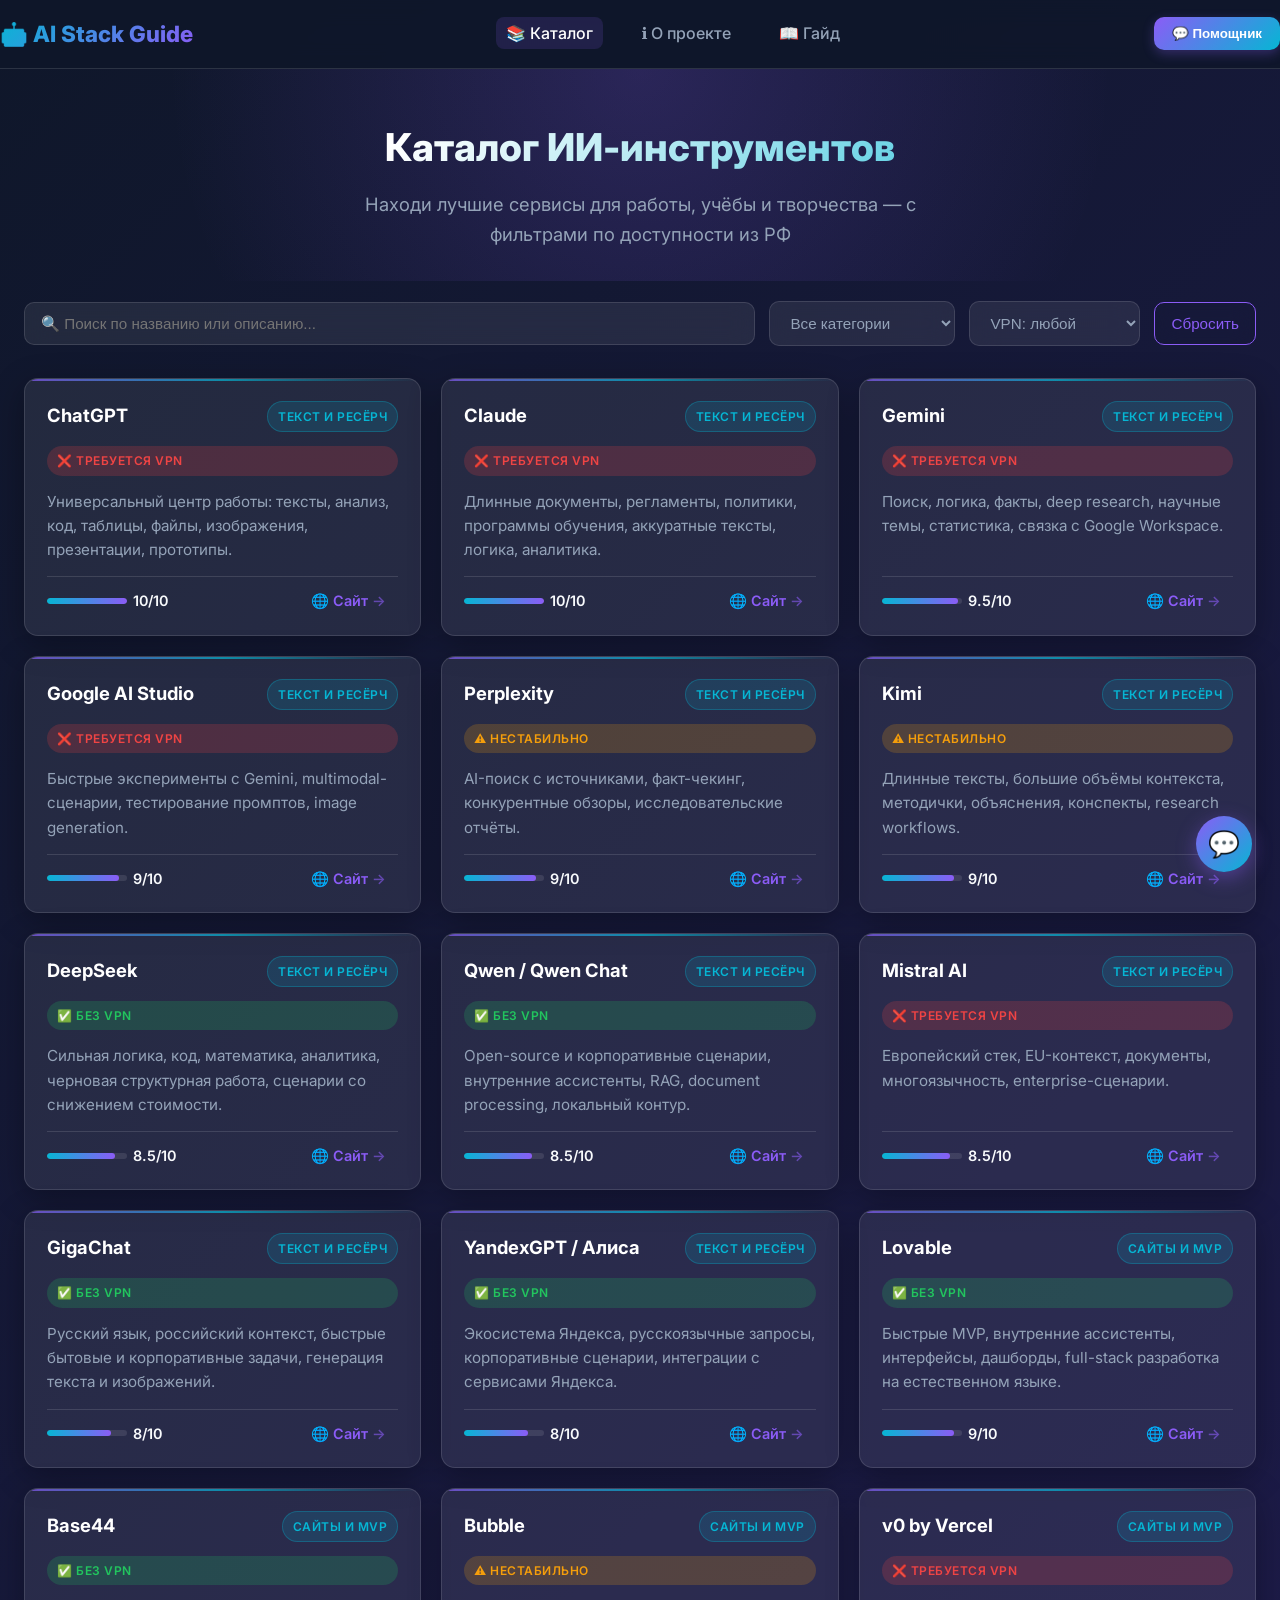
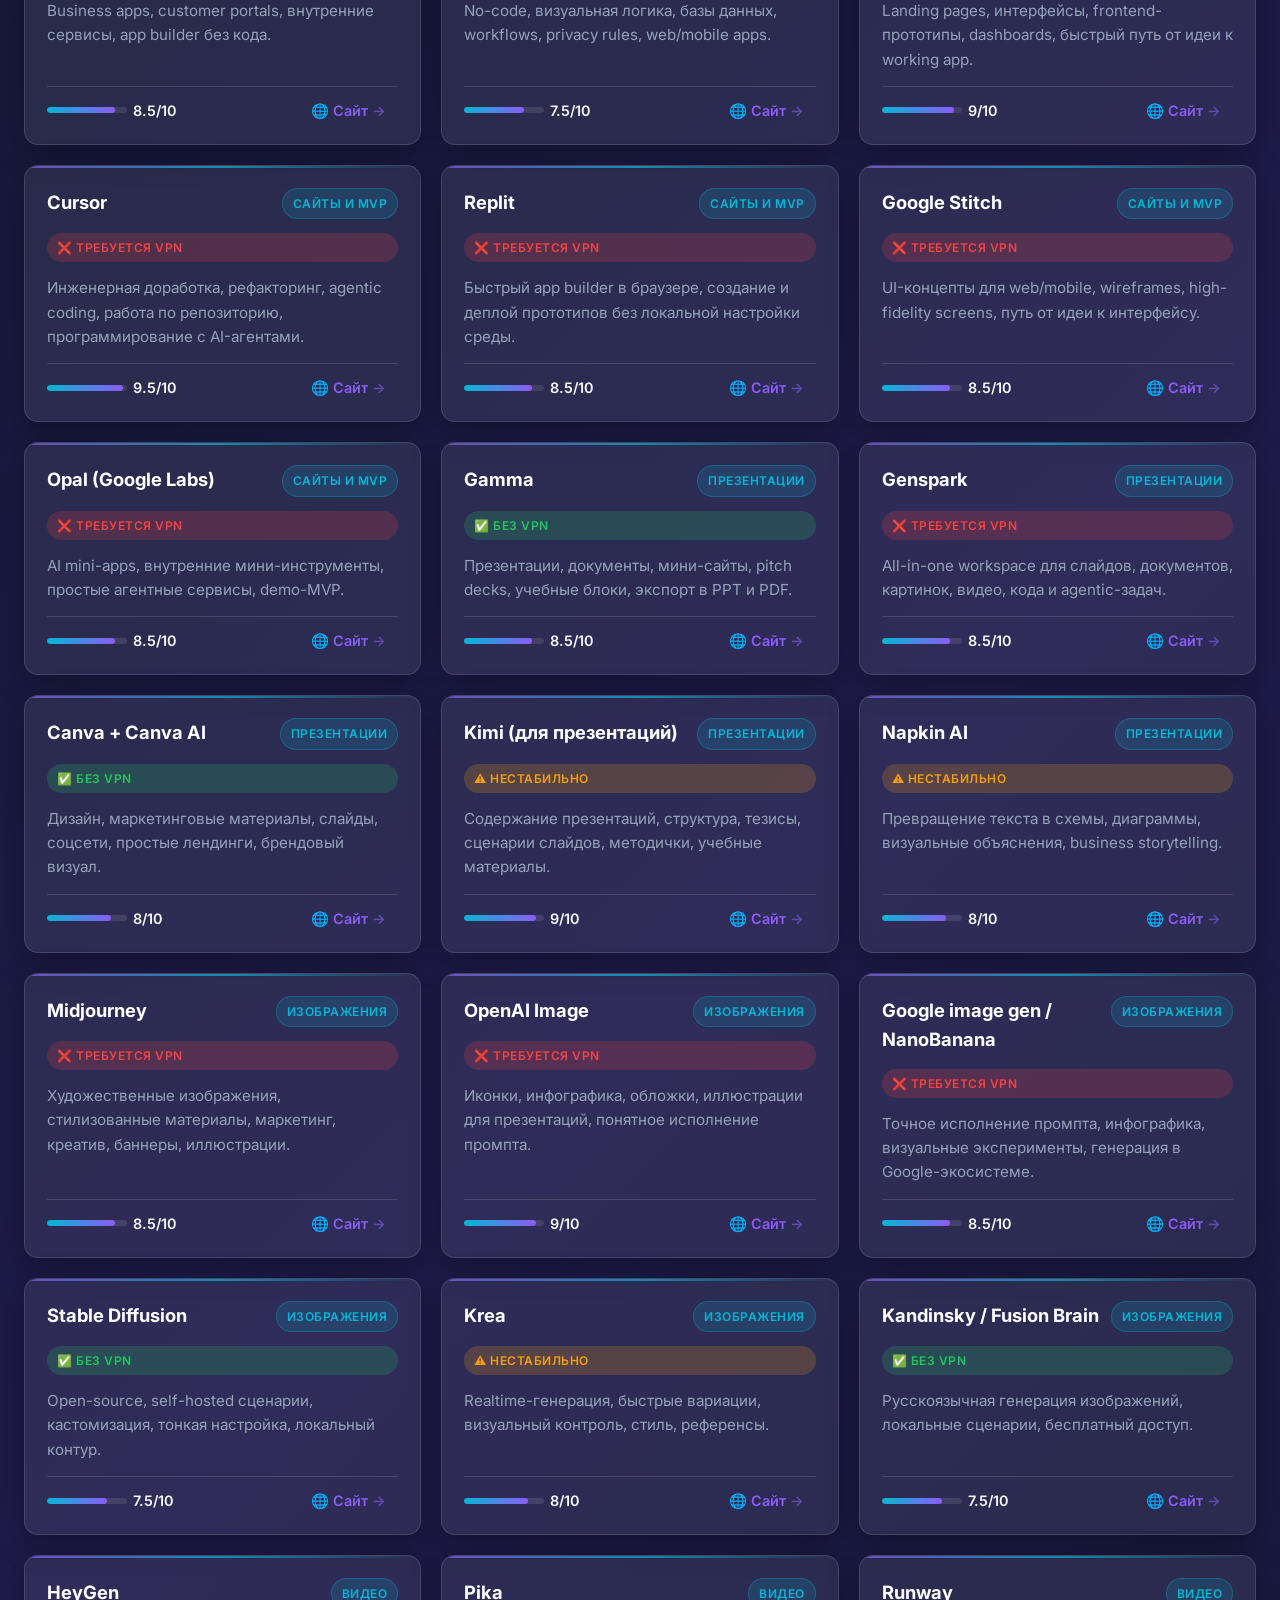
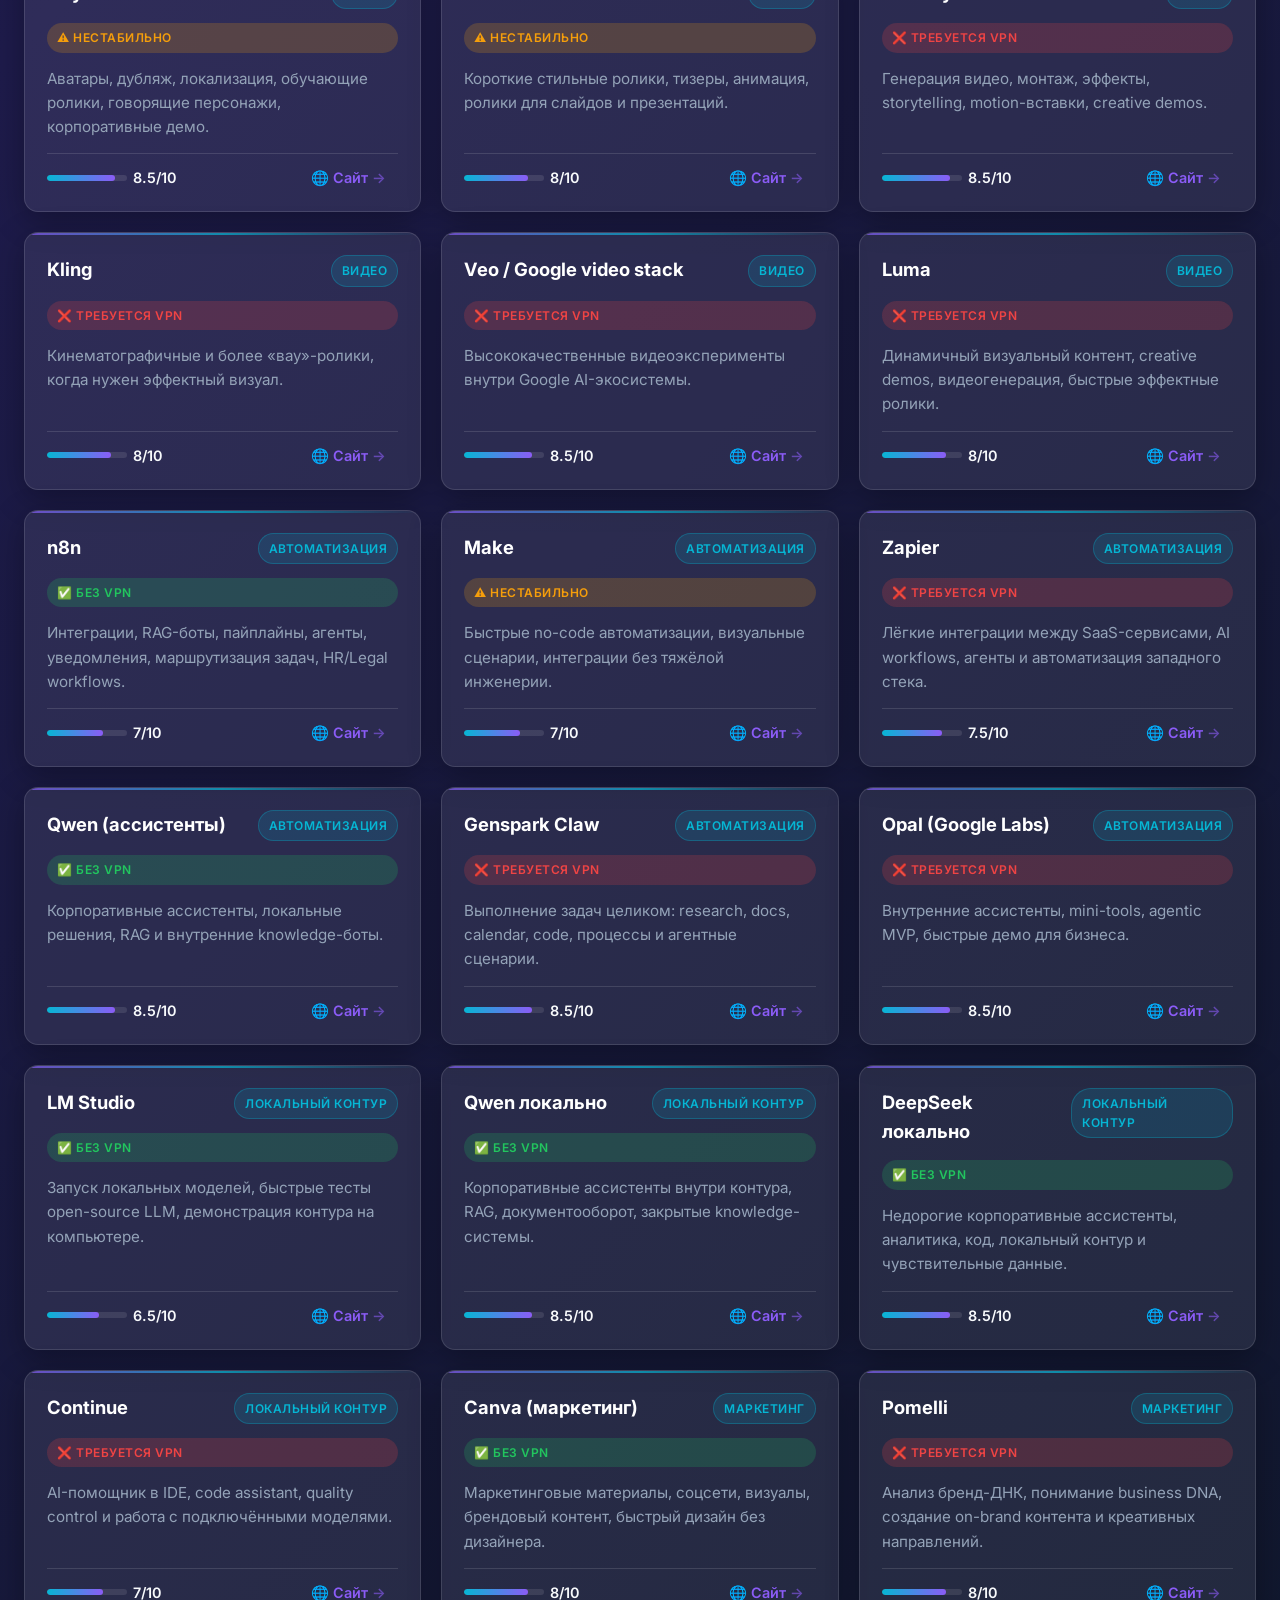
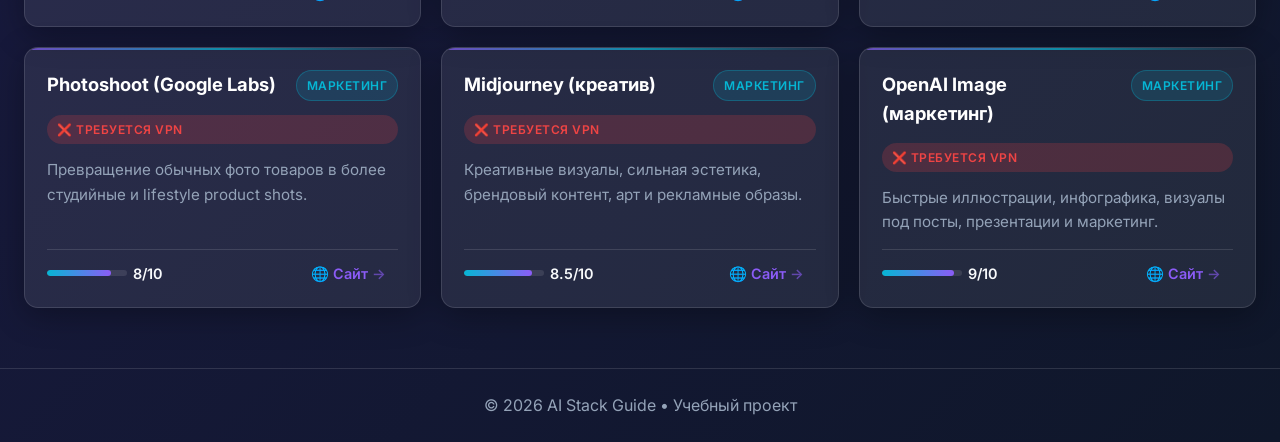
<file: index.html>
<!DOCTYPE html>
<html lang="ru">
<head>
  <meta charset="UTF-8" />
  <meta name="viewport" content="width=device-width, initial-scale=1.0"/>
  <title>🤖 AI Stack Guide</title>
  <link rel="stylesheet" href="css/styles.css">
  <link rel="preconnect" href="https://fonts.googleapis.com">
  <link href="https://fonts.googleapis.com/css2?family=Inter:wght@400;500;600;700;800&display=swap" rel="stylesheet">
</head>
<body>
  <nav class="navbar">
    <div class="container nav-content">
      <a href="index.html" class="logo">🤖 AI Stack Guide</a>
      <ul class="nav-links">
        <li><a href="index.html" class="active">📚 Каталог</a></li>
        <li><a href="about.html">ℹ️ О проекте</a></li>
        <li><a href="guide.html">📖 Гайд</a></li>
      </ul>
      <button class="assistant-toggle" id="assistantBtn">💬 Помощник</button>
    </div>
  </nav>

  <header class="hero">
    <div class="container">
      <h1>Каталог ИИ-инструментов</h1>
      <p>Находи лучшие сервисы для работы, учёбы и творчества — с фильтрами по доступности из РФ</p>
    </div>
  </header>

  <main class="container">
    <section class="filters">
      <input type="text" id="searchInput" class="search" placeholder="🔍 Поиск по названию или описанию...">
      <select id="categoryFilter">
        <option value="">Все категории</option>
        <option value="Текст и ресёрч">📝 Текст</option>
        <option value="Сайты и MVP">💻 Сайты</option>
        <option value="Презентации">📊 Презентации</option>
        <option value="Изображения">🎨 Изображения</option>
        <option value="Видео">🎬 Видео</option>
        <option value="Автоматизация">⚙️ Автоматизация</option>
        <option value="Локальный контур">🔐 Локально</option>
      </select>
      <select id="vpnFilter">
        <option value="">VPN: любой</option>
        <option value="no">✅ Без VPN</option>
        <option value="yes">❌ Нужен VPN</option>
        <option value="maybe">⚠️ Нестабильно</option>
      </select>
      <button id="resetBtn" class="btn-outline">Сбросить</button>
    </section>

    <section id="toolsGrid" class="tools-grid"></section>
  </main>

  <!-- Помощник -->
  <div id="assistantWidget" class="assistant-widget">
    <div class="assistant-header">
      <span>🤖 AI-помощник</span>
      <button id="assistantClose">&times;</button>
    </div>
    <div id="assistantChat" class="assistant-chat"></div>
    <div class="assistant-input">
      <input type="text" id="assistantMessage" placeholder="Спроси про инструменты...">
      <button id="assistantSend">➤</button>
    </div>
  </div>
  <button id="assistantFloat" class="assistant-float">💬</button>

  <footer style="text-align:center; padding:24px; color:var(--text-secondary); border-top:1px solid var(--card-border);">
    <p>© 2026 AI Stack Guide • Учебный проект</p>
  </footer>

  <script src="js/app.js"></script>
  <script src="js/assistant.js"></script>
</body>
</html>
</file>
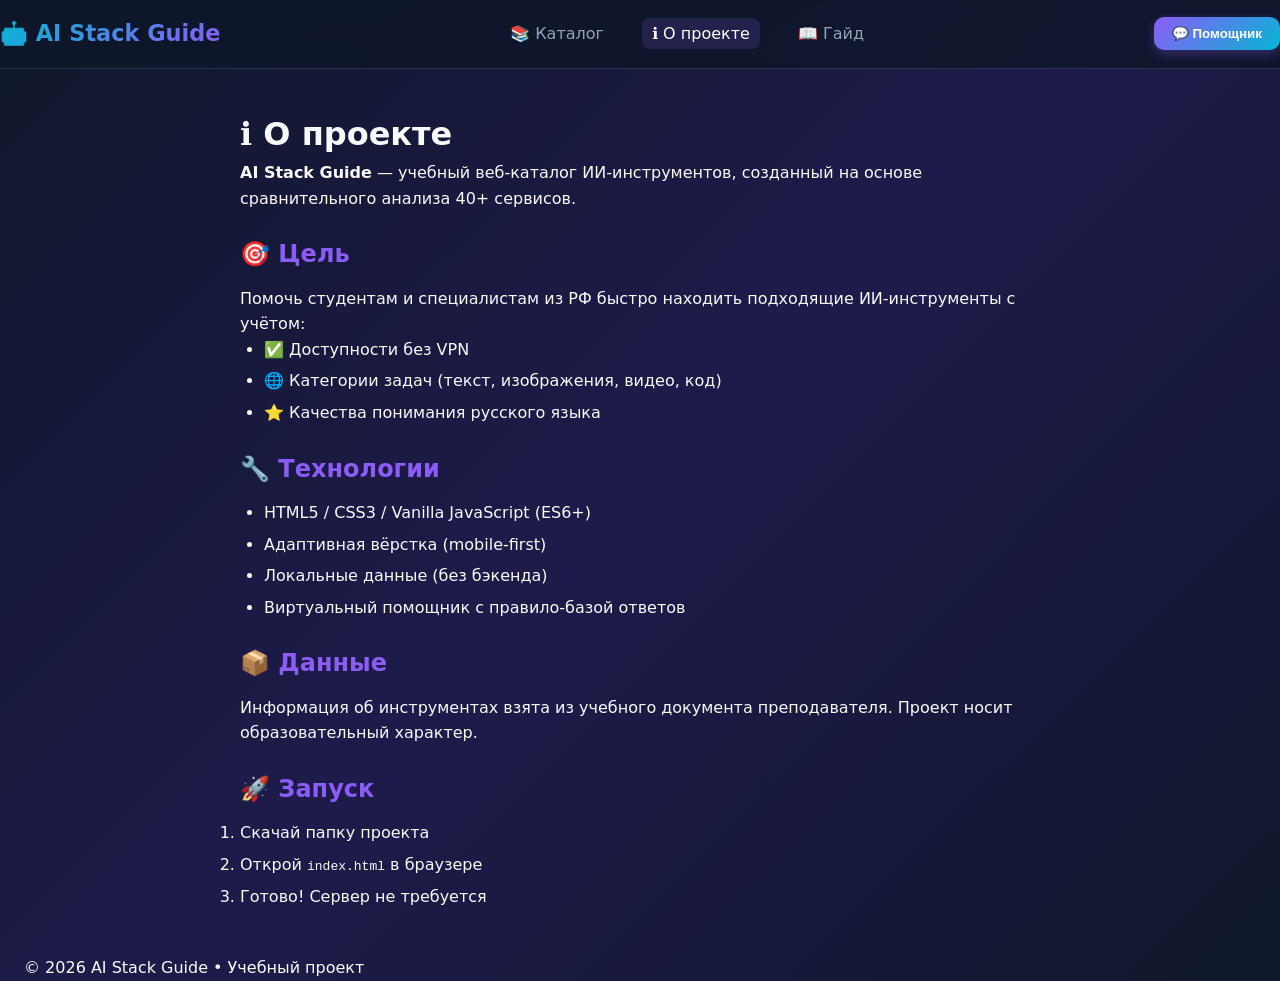
<file: about.html>
<!DOCTYPE html>
<html lang="ru">
<head>
  <meta charset="UTF-8" />
  <meta name="viewport" content="width=device-width, initial-scale=1.0"/>
  <title>О проекте • AI Tools Directory</title>
  <link rel="stylesheet" href="css/styles.css">
  <style>
    .about-content { padding: 40px 0; max-width: 800px; margin: 0 auto; }
    .about-content h2 { margin: 24px 0 12px; color: var(--primary); }
    .about-content ul { margin-left: 24px; margin-bottom: 16px; }
    .about-content li { margin-bottom: 6px; }
  </style>
</head>
<body>
  <nav class="navbar">
    <div class="container nav-content">
      <a href="index.html" class="logo">🤖 AI Stack Guide</a>
      <ul class="nav-links">
        <li><a href="index.html">📚 Каталог</a></li>
        <li><a href="about.html" class="active">ℹ️ О проекте</a></li>
        <li><a href="guide.html">📖 Гайд</a></li>
      </ul>
      <button class="assistant-toggle" id="assistantBtn">💬 Помощник</button>
    </div>
  </nav>

  <main class="container about-content">
    <h1>ℹ️ О проекте</h1>
    <p><strong>AI Stack Guide</strong> — учебный веб-каталог ИИ-инструментов, созданный на основе сравнительного анализа 40+ сервисов.</p>
    
    <h2>🎯 Цель</h2>
    <p>Помочь студентам и специалистам из РФ быстро находить подходящие ИИ-инструменты с учётом:</p>
    <ul>
      <li>✅ Доступности без VPN</li>
      <li>🌐 Категории задач (текст, изображения, видео, код)</li>
      <li>⭐ Качества понимания русского языка</li>
    </ul>

    <h2>🔧 Технологии</h2>
    <ul>
      <li>HTML5 / CSS3 / Vanilla JavaScript (ES6+)</li>
      <li>Адаптивная вёрстка (mobile-first)</li>
      <li>Локальные данные (без бэкенда)</li>
      <li>Виртуальный помощник с правило-базой ответов</li>
    </ul>

    <h2>📦 Данные</h2>
    <p>Информация об инструментах взята из учебного документа преподавателя. Проект носит образовательный характер.</p>

    <h2>🚀 Запуск</h2>
    <ol>
      <li>Скачай папку проекта</li>
      <li>Открой <code>index.html</code> в браузере</li>
      <li>Готово! Сервер не требуется</li>
    </ol>
  </main>

  <footer class="footer">
    <div class="container">
      <p>© 2026 AI Stack Guide • Учебный проект</p>
    </div>
  </footer>

  <script src="js/assistant.js"></script>
</body>
</html>
</file>
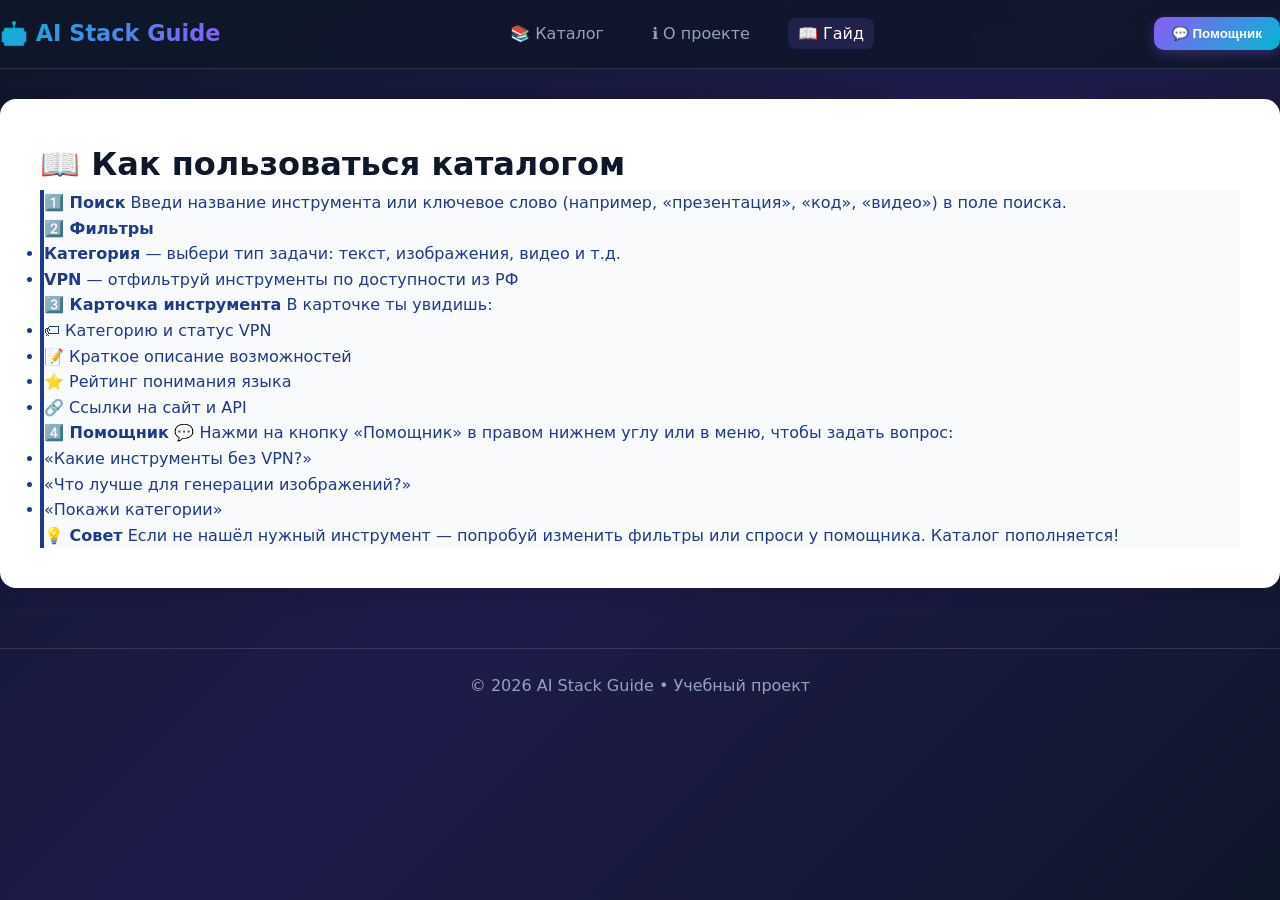
<file: guide.html>
<!DOCTYPE html>
<html lang="ru">
<head>
  <meta charset="UTF-8" />
  <meta name="viewport" content="width=device-width, initial-scale=1.0"/>
  <title>Гайд • AI Tools Directory</title>
  <link rel="stylesheet" href="css/styles.css">
  <style>
    /* Переопределяем стили ТОЛЬКО для страницы Гайда */
    .guide-content {
      background: #ffffff;
      color: #1e3a8a; /* Тёмно-синий текст */
      padding: 40px;
      border-radius: 16px;
      margin: 30px auto 60px;
      box-shadow: 0 4px 20px rgba(0,0,0,0.15);
    }
    .guide-content h1, .guide-content h2 {
      color: #0f172a; /* Заголовки чуть темнее для контраста */
    }
    .guide-content .step {
      background: #f8fafc;
      border-left: 4px solid #1e3a8a;
      color: #1e3a8a;
    }
    .guide-content ul, .guide-content p {
      color: #1e3a8a;
    }
    .guide-content code {
      background: #e0e7ff;
      color: #1e40af;
      padding: 2px 6px;
      border-radius: 4px;
      font-size: 0.9em;
    }
  </style>
</head>
<body>
  <nav class="navbar">
    <div class="container nav-content">
      <a href="index.html" class="logo">🤖 AI Stack Guide</a>
      <ul class="nav-links">
        <li><a href="index.html">📚 Каталог</a></li>
        <li><a href="about.html">ℹ️ О проекте</a></li>
        <li><a href="guide.html" class="active">📖 Гайд</a></li>
      </ul>
      <button class="assistant-toggle" id="assistantBtn">💬 Помощник</button>
    </div>
  </nav>

  <main class="container guide-content">
    <h1>📖 Как пользоваться каталогом</h1>
    
    <div class="step">
      <strong>1️⃣ Поиск</strong>
      Введи название инструмента или ключевое слово (например, «презентация», «код», «видео») в поле поиска.
    </div>
    
    <div class="step">
      <strong>2️⃣ Фильтры</strong>
      <ul>
        <li><strong>Категория</strong> — выбери тип задачи: текст, изображения, видео и т.д.</li>
        <li><strong>VPN</strong> — отфильтруй инструменты по доступности из РФ</li>
      </ul>
    </div>
    
    <div class="step">
      <strong>3️⃣ Карточка инструмента</strong>
      В карточке ты увидишь:
      <ul>
        <li>🏷 Категорию и статус VPN</li>
        <li>📝 Краткое описание возможностей</li>
        <li>⭐ Рейтинг понимания языка</li>
        <li>🔗 Ссылки на сайт и API</li>
      </ul>
    </div>
    
    <div class="step">
      <strong>4️⃣ Помощник 💬</strong>
      Нажми на кнопку «Помощник» в правом нижнем углу или в меню, чтобы задать вопрос:
      <ul>
        <li>«Какие инструменты без VPN?»</li>
        <li>«Что лучше для генерации изображений?»</li>
        <li>«Покажи категории»</li>
      </ul>
    </div>

    <div class="step">
      <strong>💡 Совет</strong>
      Если не нашёл нужный инструмент — попробуй изменить фильтры или спроси у помощника. Каталог пополняется!
    </div>
  </main>

  <footer style="text-align:center; padding:24px; color:var(--text-secondary); border-top:1px solid var(--card-border);">
    <div class="container">
      <p>© 2026 AI Stack Guide • Учебный проект</p>
    </div>
  </footer>

  <script src="js/assistant.js"></script>
</body>
</html>
</file>
<file: css/styles.css>
:root {
  --bg: #0f172a;
  --bg-gradient: linear-gradient(135deg, #0f172a 0%, #1e1b4b 50%, #0f172a 100%);
  --card-bg: rgba(255, 255, 255, 0.08);
  --card-border: rgba(255, 255, 255, 0.12);
  --text: #f8fafc;
  --text-secondary: #94a3b8;
  --primary: #8b5cf6;
  --primary-hover: #7c3aed;
  --accent: #06b6d4;
  --success: #22c55e;
  --warning: #f59e0b;
  --danger: #ef4444;
  --vpn-no: rgba(34, 197, 94, 0.2);
  --vpn-yes: rgba(239, 68, 68, 0.2);
  --vpn-maybe: rgba(245, 158, 11, 0.2);
  --shadow: 0 8px 32px rgba(0, 0, 0, 0.3);
  --glass: blur(12px);
  --radius: 14px;
  --transition: all 0.25s cubic-bezier(0.4, 0, 0.2, 1);
}

* { box-sizing: border-box; margin: 0; padding: 0; }
body {
  font-family: 'Inter', system-ui, -apple-system, sans-serif;
  background: var(--bg-gradient);
  color: var(--text);
  line-height: 1.6;
  min-height: 100vh;
}

.container { max-width: 1280px; margin: 0 auto; padding: 0 24px; }

/* Навигация */
.navbar {
  background: rgba(15, 23, 42, 0.85);
  backdrop-filter: var(--glass);
  border-bottom: 1px solid var(--card-border);
  position: sticky; top: 0; z-index: 100;
}
.nav-content {
  display: flex; justify-content: space-between; align-items: center; padding: 16px 0;
}
.logo {
  font-weight: 800; font-size: 1.4rem; color: #fff; text-decoration: none;
  background: linear-gradient(135deg, var(--accent), var(--primary));
  -webkit-background-clip: text; -webkit-text-fill-color: transparent;
}
.nav-links { display: flex; list-style: none; gap: 28px; }
.nav-links a {
  text-decoration: none; color: var(--text-secondary); font-weight: 500;
  padding: 6px 10px; border-radius: 8px; transition: var(--transition);
}
.nav-links a:hover, .nav-links a.active { color: #fff; background: rgba(139, 92, 246, 0.15); }
.assistant-toggle {
  background: linear-gradient(135deg, var(--primary), var(--accent));
  color: #fff; border: none; padding: 9px 18px; border-radius: 10px;
  cursor: pointer; font-weight: 600; box-shadow: 0 4px 12px rgba(139, 92, 246, 0.3);
  transition: var(--transition);
}
.assistant-toggle:hover { transform: translateY(-2px); box-shadow: 0 6px 16px rgba(139, 92, 246, 0.4); }

/* Герой */
.hero {
  padding: 48px 24px 32px; text-align: center;
  background: radial-gradient(circle at 50% 0%, rgba(139, 92, 246, 0.2) 0%, transparent 70%);
}
.hero h1 {
  font-size: 2.4rem; font-weight: 800; margin-bottom: 12px;
  background: linear-gradient(135deg, #fff 30%, var(--accent));
  -webkit-background-clip: text; -webkit-text-fill-color: transparent;
}
.hero p { color: var(--text-secondary); font-size: 1.15rem; max-width: 650px; margin: 0 auto; }

/* Фильтры */
.filters {
  display: flex; flex-wrap: wrap; gap: 14px; padding: 20px 0 32px; align-items: center;
}
.search, select, .btn-outline {
  padding: 12px 16px; border: 1px solid var(--card-border); border-radius: 10px;
  font-size: 0.95rem; background: var(--card-bg); color: #fff; backdrop-filter: var(--glass);
  transition: var(--transition);
}
.search { flex: 1; min-width: 220px; }
.search:focus, select:focus { outline: none; border-color: var(--primary); box-shadow: 0 0 0 2px rgba(139, 92, 246, 0.3); }
.btn-outline {
  background: transparent; border-color: var(--primary); color: var(--primary); cursor: pointer;
}
.btn-outline:hover { background: rgba(139, 92, 246, 0.1); }

/* Сетка карточек */
.tools-grid {
  display: grid; grid-template-columns: repeat(auto-fill, minmax(300px, 1fr)); gap: 20px; padding-bottom: 60px;
}
.card {
  background: var(--card-bg); border: 1px solid var(--card-border); border-radius: var(--radius);
  padding: 22px; box-shadow: var(--shadow); transition: var(--transition);
  display: flex; flex-direction: column; gap: 14px; position: relative; overflow: hidden;
  animation: fadeIn 0.4s ease-out;
}
.card:hover { transform: translateY(-4px); border-color: rgba(139, 92, 246, 0.4); box-shadow: 0 12px 36px rgba(0,0,0,0.4); }
.card::before {
  content: ''; position: absolute; top: 0; left: 0; right: 0; height: 2px;
  background: linear-gradient(90deg, var(--primary), var(--accent), transparent);
  opacity: 0.7;
}
.card-header { display: flex; justify-content: space-between; align-items: start; gap: 10px; }
.card-title { font-weight: 700; font-size: 1.15rem; color: #fff; }
.badge {
  padding: 5px 10px; border-radius: 20px; font-size: 0.75rem; font-weight: 600; text-transform: uppercase; letter-spacing: 0.5px;
}
.badge.category { background: rgba(6, 182, 212, 0.15); color: var(--accent); border: 1px solid rgba(6, 182, 212, 0.3); }
.badge.vpn-no { background: var(--vpn-no); color: var(--success); }
.badge.vpn-yes { background: var(--vpn-yes); color: var(--danger); }
.badge.vpn-maybe { background: var(--vpn-maybe); color: var(--warning); }
.card-desc { color: var(--text-secondary); font-size: 0.95rem; flex-grow: 1; }
.card-meta {
  display: flex; justify-content: space-between; align-items: center; padding-top: 12px;
  border-top: 1px solid var(--card-border); font-size: 0.9rem;
}
.rating { display: flex; align-items: center; gap: 6px; font-weight: 600; }
.rating-bar { width: 80px; height: 6px; background: rgba(255,255,255,0.1); border-radius: 3px; overflow: hidden; }
.rating-fill { height: 100%; background: linear-gradient(90deg, var(--accent), var(--primary)); border-radius: 3px; }
.links a {
  color: var(--primary); text-decoration: none; font-weight: 600; margin-right: 12px; position: relative;
}
.links a:hover { color: var(--accent); }
.links a::after { content: '→'; margin-left: 4px; opacity: 0.6; }

/* Помощник */
.assistant-float {
  position: fixed; bottom: 28px; right: 28px; width: 56px; height: 56px; border-radius: 50%;
  background: linear-gradient(135deg, var(--primary), var(--accent)); color: #fff; border: none;
  font-size: 1.6rem; cursor: pointer; box-shadow: 0 6px 20px rgba(139, 92, 246, 0.4);
  z-index: 200; transition: var(--transition);
}
.assistant-float:hover { transform: scale(1.08) rotate(10deg); }

.assistant-widget {
  position: fixed; bottom: 95px; right: 28px; width: 360px; max-height: 520px;
  background: rgba(15, 23, 42, 0.95); backdrop-filter: var(--glass); border: 1px solid var(--card-border);
  border-radius: 16px; box-shadow: var(--shadow); display: flex; flex-direction: column;
  z-index: 200; overflow: hidden; transform: translateY(20px); opacity: 0; pointer-events: none;
  transition: var(--transition);
}
.assistant-widget.visible { transform: translateY(0); opacity: 1; pointer-events: all; }
.assistant-header {
  padding: 14px 18px; background: linear-gradient(135deg, rgba(139, 92, 246, 0.2), rgba(6, 182, 212, 0.2));
  border-bottom: 1px solid var(--card-border); display: flex; justify-content: space-between; align-items: center;
  font-weight: 700; color: #fff;
}
.assistant-header button { background: none; border: none; color: var(--text-secondary); font-size: 1.5rem; cursor: pointer; padding: 0 4px; }
.assistant-header button:hover { color: #fff; }
.assistant-chat {
  flex: 1; padding: 16px; overflow-y: auto; display: flex; flex-direction: column; gap: 10px;
  max-height: 280px; scrollbar-width: thin; scrollbar-color: var(--primary) transparent;
}
.assistant-chat .message {
  padding: 10px 14px; border-radius: 14px; max-width: 85%; font-size: 0.95rem; line-height: 1.5; animation: popIn 0.3s ease;
}
.assistant-chat .bot {
  background: rgba(139, 92, 246, 0.15); border: 1px solid rgba(139, 92, 246, 0.3);
  align-self: flex-start; border-bottom-left-radius: 4px; color: #fff;
}
.assistant-chat .user {
  background: linear-gradient(135deg, var(--primary), var(--accent));
  align-self: flex-end; border-bottom-right-radius: 4px; color: #fff;
}
.quick-replies {
  display: flex; flex-wrap: wrap; gap: 8px; padding: 8px 0;
}
.quick-btn {
  background: rgba(255,255,255,0.1); border: 1px solid var(--card-border); color: var(--text-secondary);
  padding: 6px 10px; border-radius: 20px; font-size: 0.8rem; cursor: pointer; transition: var(--transition);
}
.quick-btn:hover { background: rgba(139, 92, 246, 0.2); color: #fff; border-color: var(--primary); }
.assistant-input {
  display: flex; padding: 12px; border-top: 1px solid var(--card-border); gap: 8px;
}
.assistant-input input {
  flex: 1; padding: 10px 14px; border: 1px solid var(--card-border); border-radius: 10px;
  background: rgba(255,255,255,0.05); color: #fff; font-size: 0.95rem;
}
.assistant-input input:focus { outline: none; border-color: var(--primary); }
.assistant-input button {
  background: linear-gradient(135deg, var(--primary), var(--accent)); color: #fff; border: none;
  padding: 10px 14px; border-radius: 10px; cursor: pointer; font-weight: 600; transition: var(--transition);
}
.assistant-input button:hover { opacity: 0.9; transform: scale(1.05); }

.typing { display: inline-flex; gap: 4px; padding: 10px 14px; align-self: flex-start; }
.typing span { width: 6px; height: 6px; background: var(--primary); border-radius: 50%; animation: bounce 1.4s infinite ease-in-out; }
.typing span:nth-child(2) { animation-delay: -0.32s; }
.typing span:nth-child(3) { animation-delay: -0.16s; }

@keyframes fadeIn { from { opacity: 0; transform: translateY(10px); } to { opacity: 1; transform: translateY(0); } }
@keyframes popIn { from { opacity: 0; transform: scale(0.95); } to { opacity: 1; transform: scale(1); } }
@keyframes bounce { 0%, 80%, 100% { transform: translateY(0); } 40% { transform: translateY(-6px); } }

/* Адаптив */
@media (max-width: 768px) {
  .nav-content { flex-wrap: wrap; gap: 14px; }
  .nav-links { gap: 14px; font-size: 0.9rem; }
  .filters { flex-direction: column; align-items: stretch; }
  .assistant-widget { width: calc(100vw - 32px); right: 16px; bottom: 80px; }
  .hero h1 { font-size: 1.9rem; }
}
/* Подсветка выбранного значения в фильтрах */
select {
  color: var(--text-secondary);
  transition: color 0.2s, font-weight 0.2s;
}
select.has-selection {
  color: var(--accent) !important; /* cyan #06b6d4 */
  font-weight: 600;
  text-shadow: 0 0 8px rgba(6, 182, 212, 0.35);
}

/* Чтобы выпадающий список оставался читаемым на светлом фоне */
select option {
  background: #ffffff;
  color: #0f172a;
  padding: 10px 8px;
}
</file>
